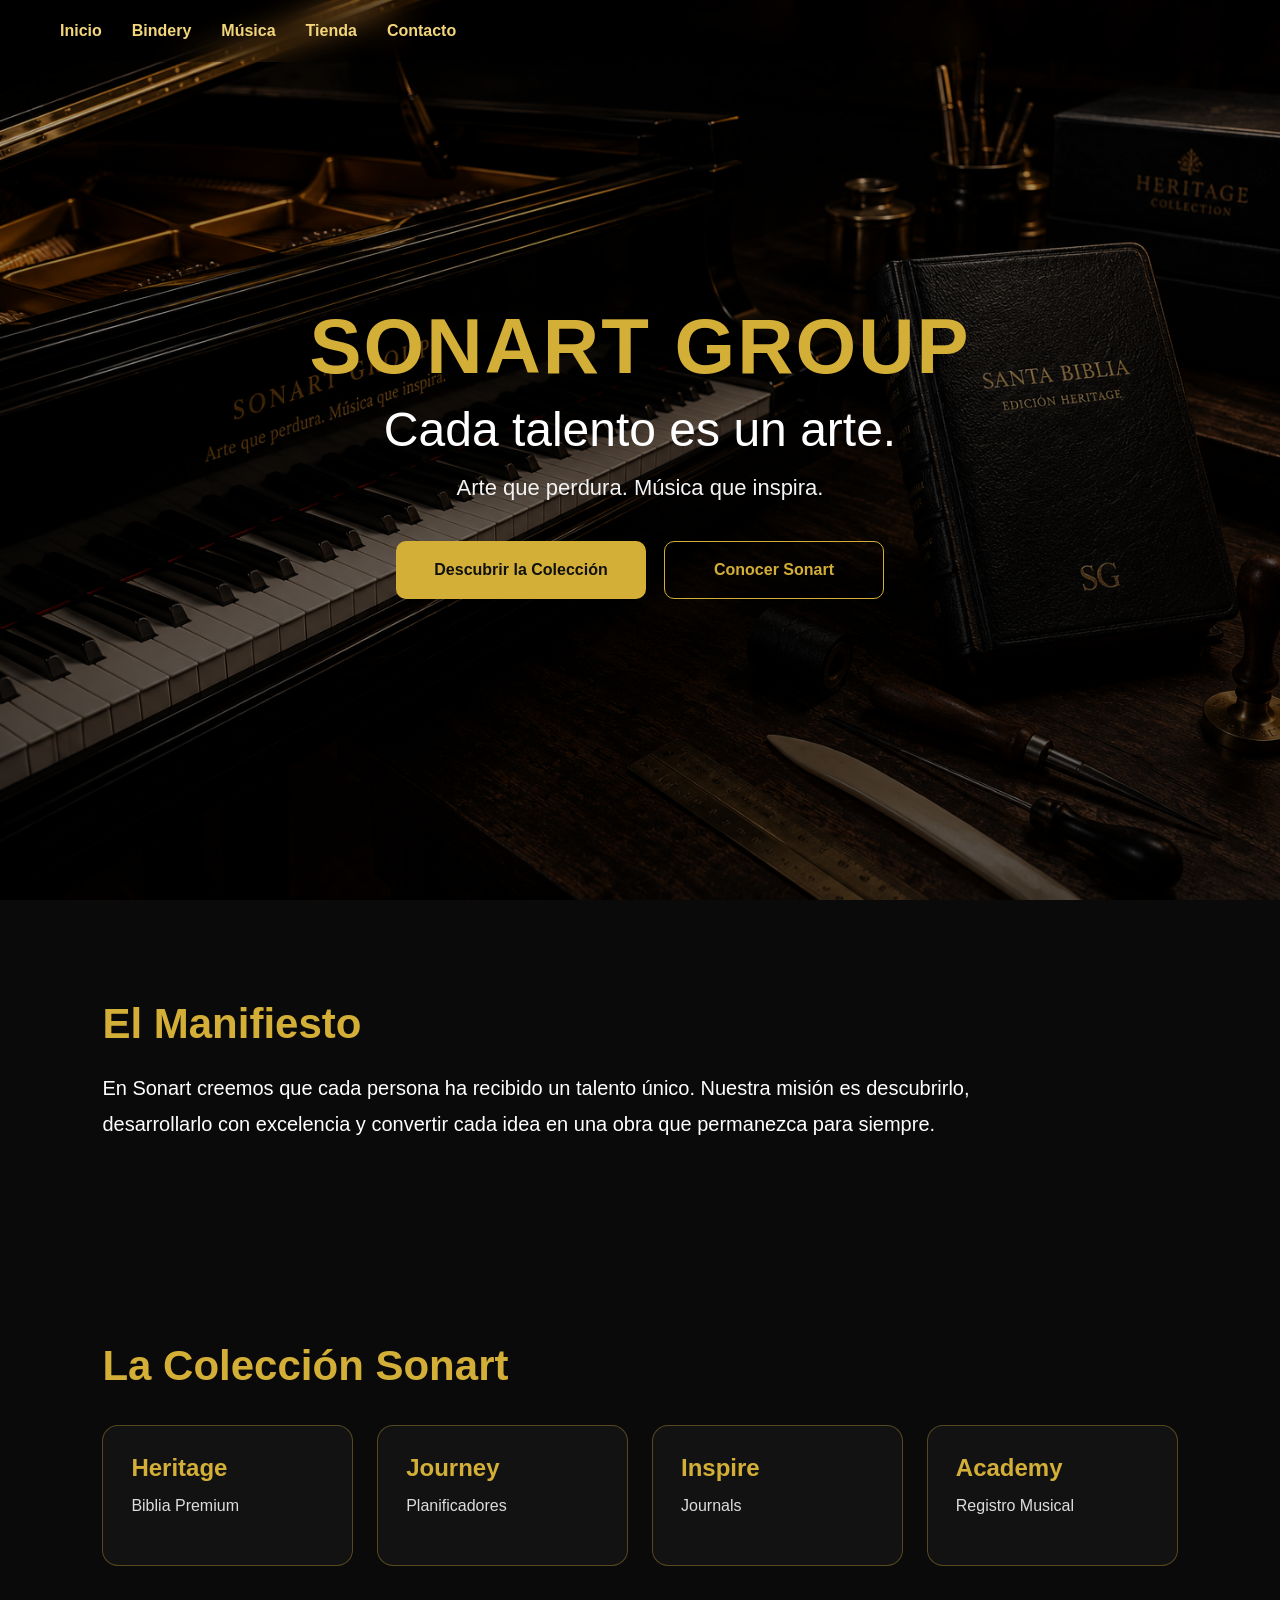
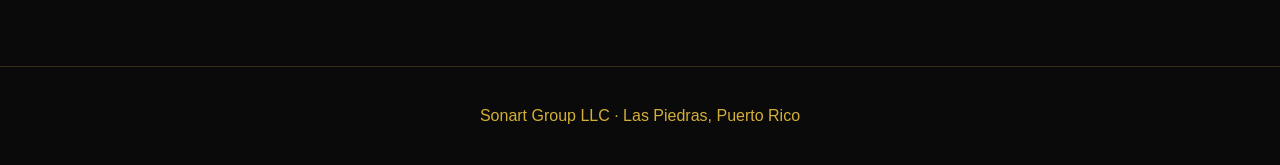
<file: index.html>
<!DOCTYPE html>
<html lang="es">
<head>
    <meta charset="UTF-8">
    <meta name="viewport" content="width=device-width, initial-scale=1.0">
    <title>Sonart Group LLC</title>

    <link rel="stylesheet" href="css/styles.css">
</head>

<body>

<nav id="navbar">

<div class="menu">
    <a href="index.html">Inicio</a>
    <a href="bindery.html">Bindery</a>
    <a href="musica.html">Música</a>
    <a href="tienda.html">Tienda</a>
    <a href="contacto.html">Contacto</a>
</div>

</nav>

<header class="hero" id="inicio">

    <div class="hero-overlay">

        <h1>SONART GROUP</h1>

        <h2>Cada talento es un arte.</h2>

        <p>Arte que perdura. Música que inspira.</p>

        <div class="hero-buttons">

            <a href="#coleccion" class="btn-gold">
                Descubrir la Colección
            </a>

            <a href="#manifiesto" class="btn-outline">
                Conocer Sonart
            </a>

        </div>

    </div>

</header>

<section id="manifiesto">

    <h2>El Manifiesto</h2>

    <p>
        En Sonart creemos que cada persona ha recibido un talento único.
        Nuestra misión es descubrirlo, desarrollarlo con excelencia y convertir
        cada idea en una obra que permanezca para siempre.
    </p>

</section>

<section id="coleccion">

    <h2>La Colección Sonart</h2>

    <div class="collections">

        <div class="card">
            <h3>Heritage</h3>
            <p>Biblia Premium</p>
            
        </div>

        <div class="card">
            <h3>Journey</h3>
            <p>Planificadores</p>
           
        </div>

        <div class="card">
            <h3>Inspire</h3>
            <p>Journals</p>
           
        </div>

        <div class="card">
            <h3>Academy</h3>
            <p>Registro Musical</p>
            
        </div>

    </div>

</section>

<footer>

    Sonart Group LLC · Las Piedras, Puerto Rico

</footer>

</body>
</html>
</file>
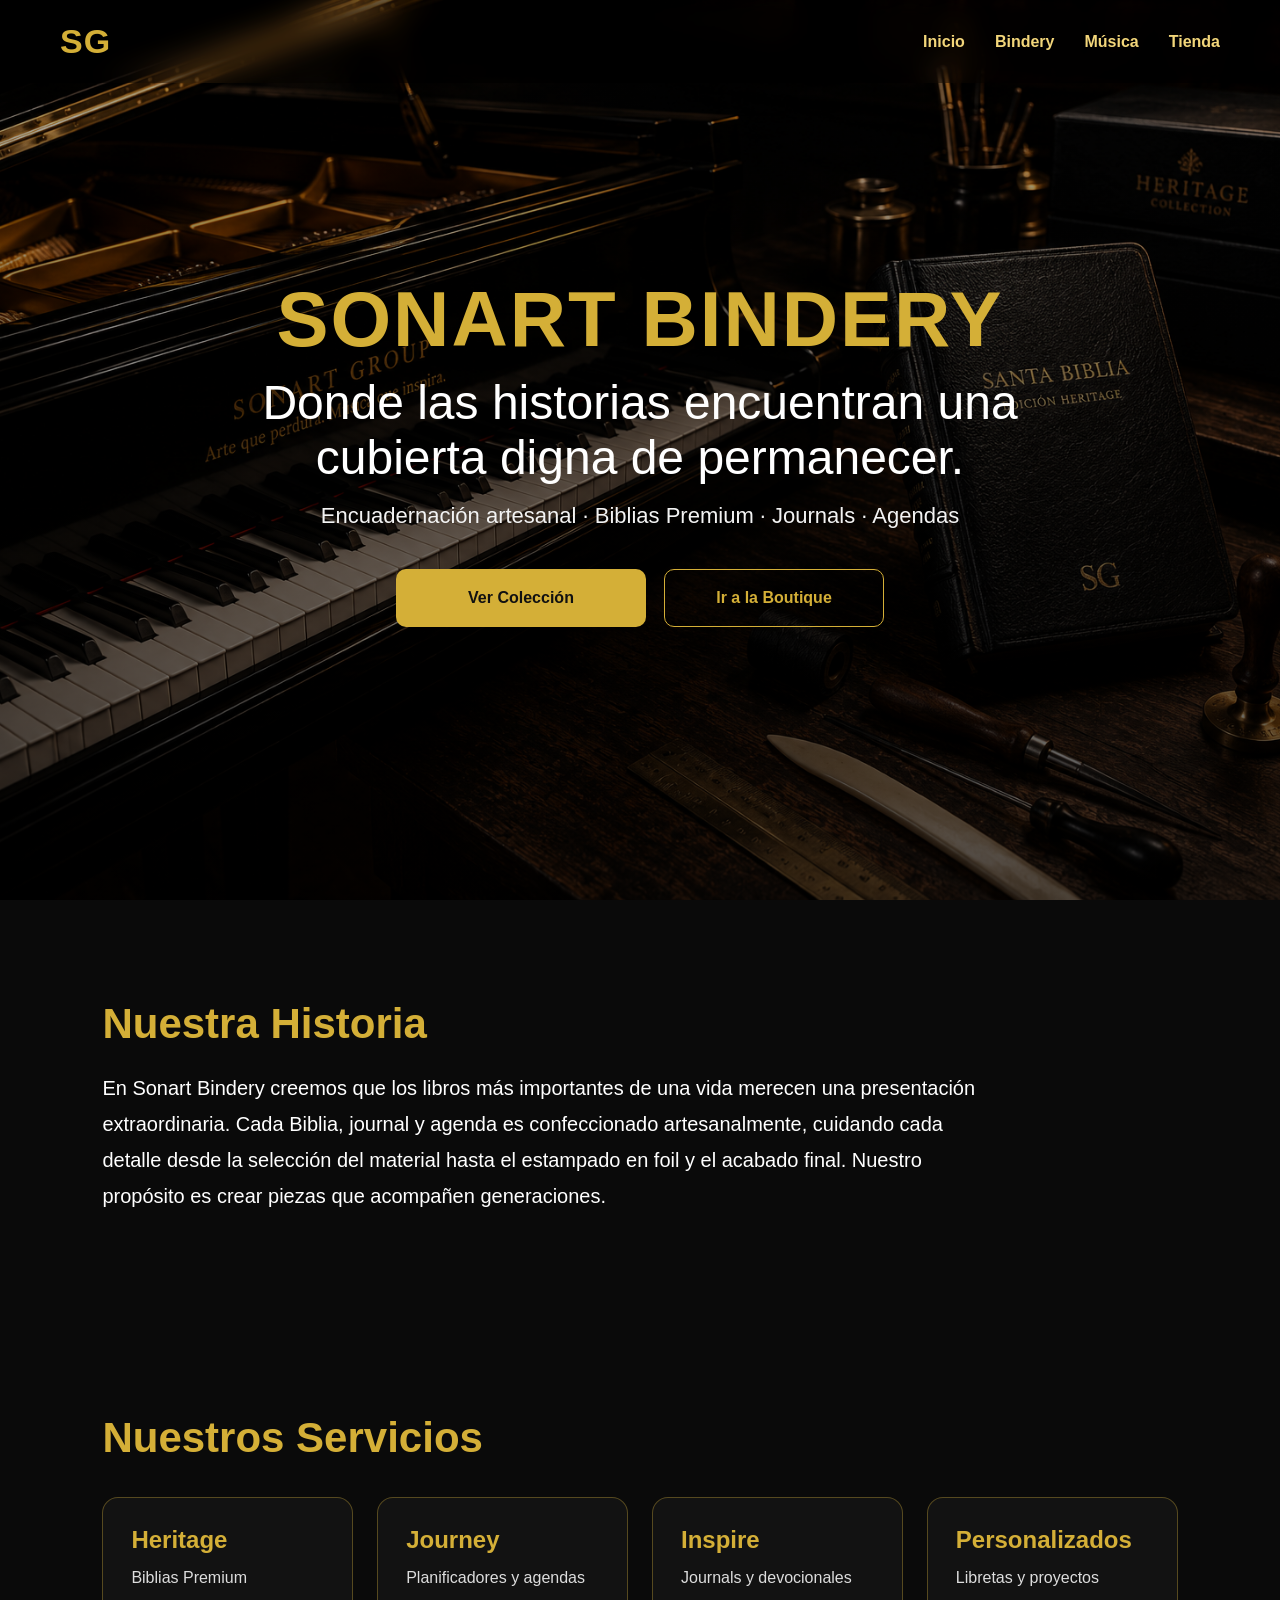
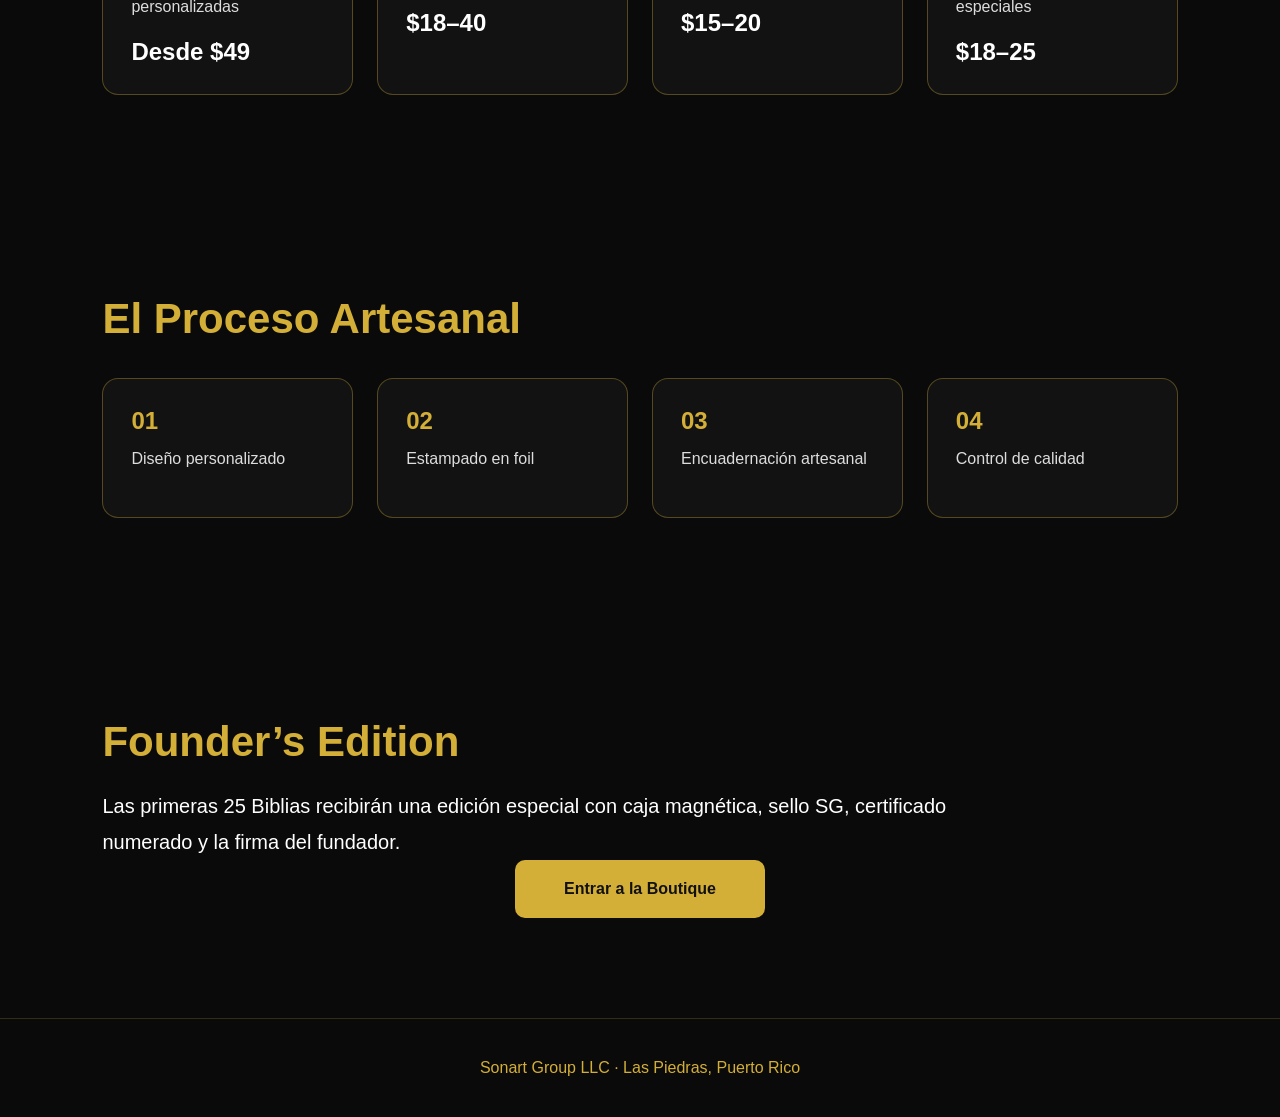
<file: bindery.html>
<!DOCTYPE html>
<html lang="es">
<head>
    <meta charset="UTF-8">
    <meta name="viewport" content="width=device-width, initial-scale=1.0">
    <title>Sonart Bindery | Sonart Group LLC</title>

    <link rel="stylesheet" href="css/styles.css">
</head>

<body>

<!-- NAVBAR -->

<nav id="navbar">

    <div class="logo">
        <span>SG</span>
    </div>

    <div class="menu">

        <a href="index.html">Inicio</a>

        <a href="bindery.html">Bindery</a>

        <a href="musica.html">Música</a>

        <a href="tienda.html">Tienda</a>

    </div>

</nav>

<!-- HERO -->

<header class="hero">

    <div class="hero-overlay">

        <h1>SONART BINDERY</h1>

        <h2>Donde las historias encuentran una cubierta digna de permanecer.</h2>

        <p>
            Encuadernación artesanal · Biblias Premium · Journals · Agendas
        </p>

        <div class="hero-buttons">

            <a href="#servicios" class="btn-gold">
                Ver Colección
            </a>

            <a href="tienda.html" class="btn-outline">
                Ir a la Boutique
            </a>

        </div>

    </div>

</header>

<!-- HISTORIA -->

<section id="historia">

    <h2>Nuestra Historia</h2>

    <p>

        En Sonart Bindery creemos que los libros más importantes de una vida merecen una presentación extraordinaria.

        Cada Biblia, journal y agenda es confeccionado artesanalmente, cuidando cada detalle desde la selección del material hasta el estampado en foil y el acabado final.

        Nuestro propósito es crear piezas que acompañen generaciones.

    </p>

</section>

<!-- SERVICIOS -->

<section id="servicios">

    <h2>Nuestros Servicios</h2>

    <div class="collections">

        <div class="card">

            <h3>Heritage</h3>

            <p>Biblias Premium personalizadas</p>

            <div class="price">Desde $49</div>

        </div>

        <div class="card">

            <h3>Journey</h3>

            <p>Planificadores y agendas</p>

            <div class="price">$18–40</div>

        </div>

        <div class="card">

            <h3>Inspire</h3>

            <p>Journals y devocionales</p>

            <div class="price">$15–20</div>

        </div>

        <div class="card">

            <h3>Personalizados</h3>

            <p>Libretas y proyectos especiales</p>

            <div class="price">$18–25</div>

        </div>

    </div>

</section>

<!-- PROCESO -->

<section>

    <h2>El Proceso Artesanal</h2>

    <div class="collections">

        <div class="card">

            <h3>01</h3>

            <p>Diseño personalizado</p>

        </div>

        <div class="card">

            <h3>02</h3>

            <p>Estampado en foil</p>

        </div>

        <div class="card">

            <h3>03</h3>

            <p>Encuadernación artesanal</p>

        </div>

        <div class="card">

            <h3>04</h3>

            <p>Control de calidad</p>

        </div>

    </div>

</section>

<!-- FOUNDER -->

<section>

    <h2>Founder’s Edition</h2>

    <p>

        Las primeras 25 Biblias recibirán una edición especial con caja magnética, sello SG, certificado numerado y la firma del fundador.

    </p>

    <div class="hero-buttons">

        <a href="tienda.html" class="btn-gold">

            Entrar a la Boutique

        </a>

    </div>

</section>

<footer>

    Sonart Group LLC · Las Piedras, Puerto Rico

</footer>

<script src="js/script.js"></script>

</body>
</html>
</file>
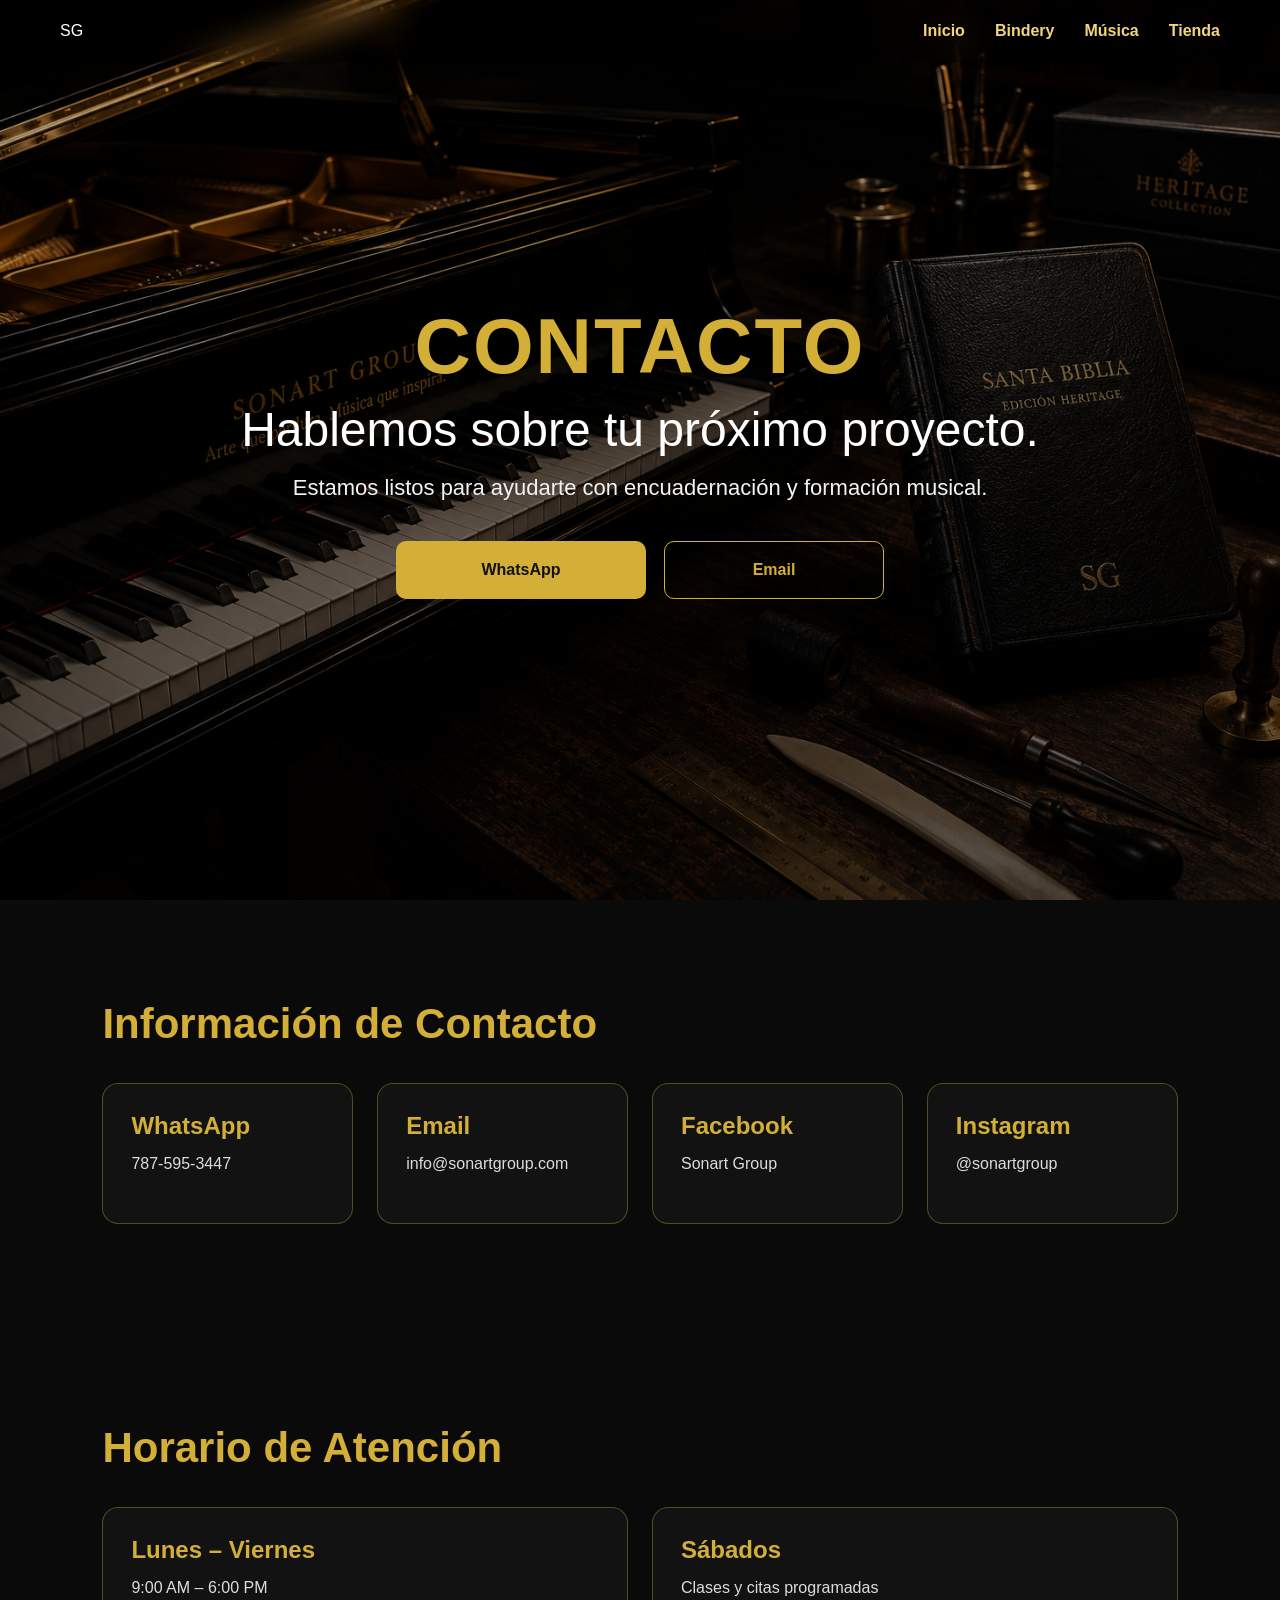
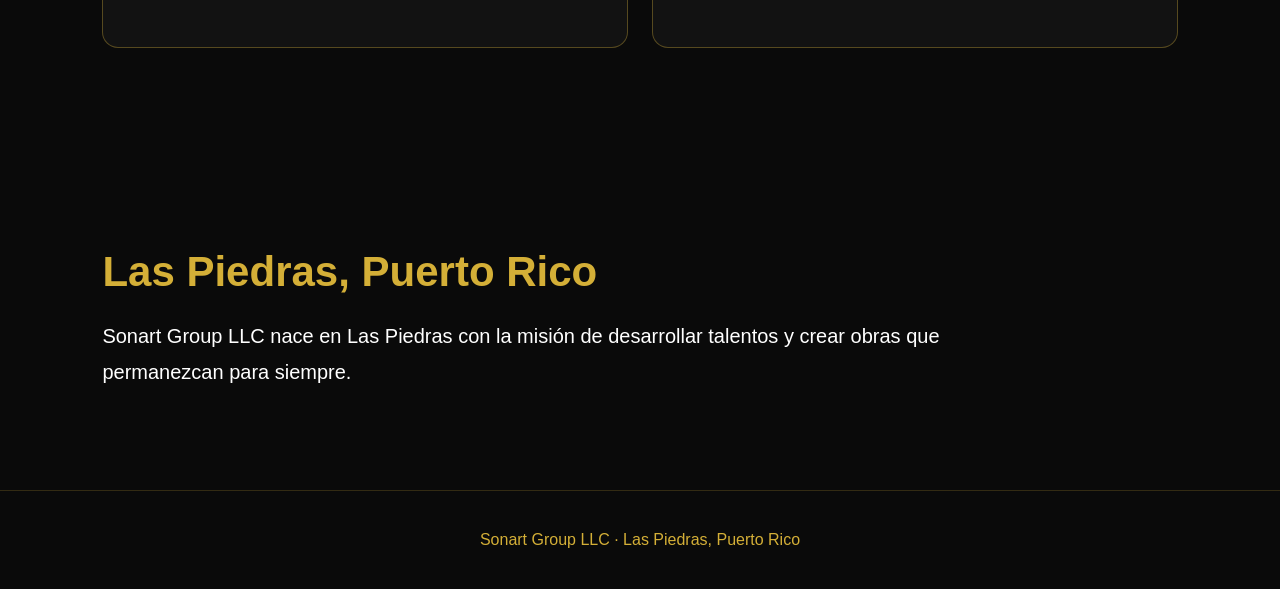
<file: contacto.html>
<!DOCTYPE html>
<html lang="es">
<head>
    <meta charset="UTF-8">
    <meta name="viewport" content="width=device-width, initial-scale=1.0">
    <title>Contacto | Sonart Group LLC</title>

    <link rel="stylesheet" href="css/styles.css">
</head>

<body>

<nav id="navbar">

    <div class="logo">SG</div>

    <div class="menu">
        <a href="index.html">Inicio</a>
        <a href="bindery.html">Bindery</a>
        <a href="musica.html">Música</a>
        <a href="tienda.html">Tienda</a>
    </div>

</nav>

<header class="hero">

    <div class="hero-overlay">

        <h1>CONTACTO</h1>

        <h2>Hablemos sobre tu próximo proyecto.</h2>

        <p>
            Estamos listos para ayudarte con encuadernación y formación musical.
        </p>

        <div class="hero-buttons">

            <a href="https://wa.me/17875953447" class="btn-gold">
                WhatsApp
            </a>

            <a href="mailto:info@sonartgroup.com" class="btn-outline">
                Email
            </a>

        </div>

    </div>

</header>

<section>

    <h2>Información de Contacto</h2>

    <div class="collections">

        <div class="card">
            <h3>WhatsApp</h3>
            <p>787-595-3447</p>
        </div>

        <div class="card">
            <h3>Email</h3>
            <p>info@sonartgroup.com</p>
        </div>

        <div class="card">
            <h3>Facebook</h3>
            <p>Sonart Group</p>
        </div>

        <div class="card">
            <h3>Instagram</h3>
            <p>@sonartgroup</p>
        </div>

    </div>

</section>

<section>

    <h2>Horario de Atención</h2>

    <div class="collections">

        <div class="card">
            <h3>Lunes – Viernes</h3>
            <p>9:00 AM – 6:00 PM</p>
        </div>

        <div class="card">
            <h3>Sábados</h3>
            <p>Clases y citas programadas</p>
        </div>

    </div>

</section>

<section>

    <h2>Las Piedras, Puerto Rico</h2>

    <p>
        Sonart Group LLC nace en Las Piedras con la misión de desarrollar talentos y crear obras que permanezcan para siempre.
    </p>

</section>

<footer>

    Sonart Group LLC · Las Piedras, Puerto Rico

</footer>

<script src="js/script.js"></script>

</body>
</html>
</file>
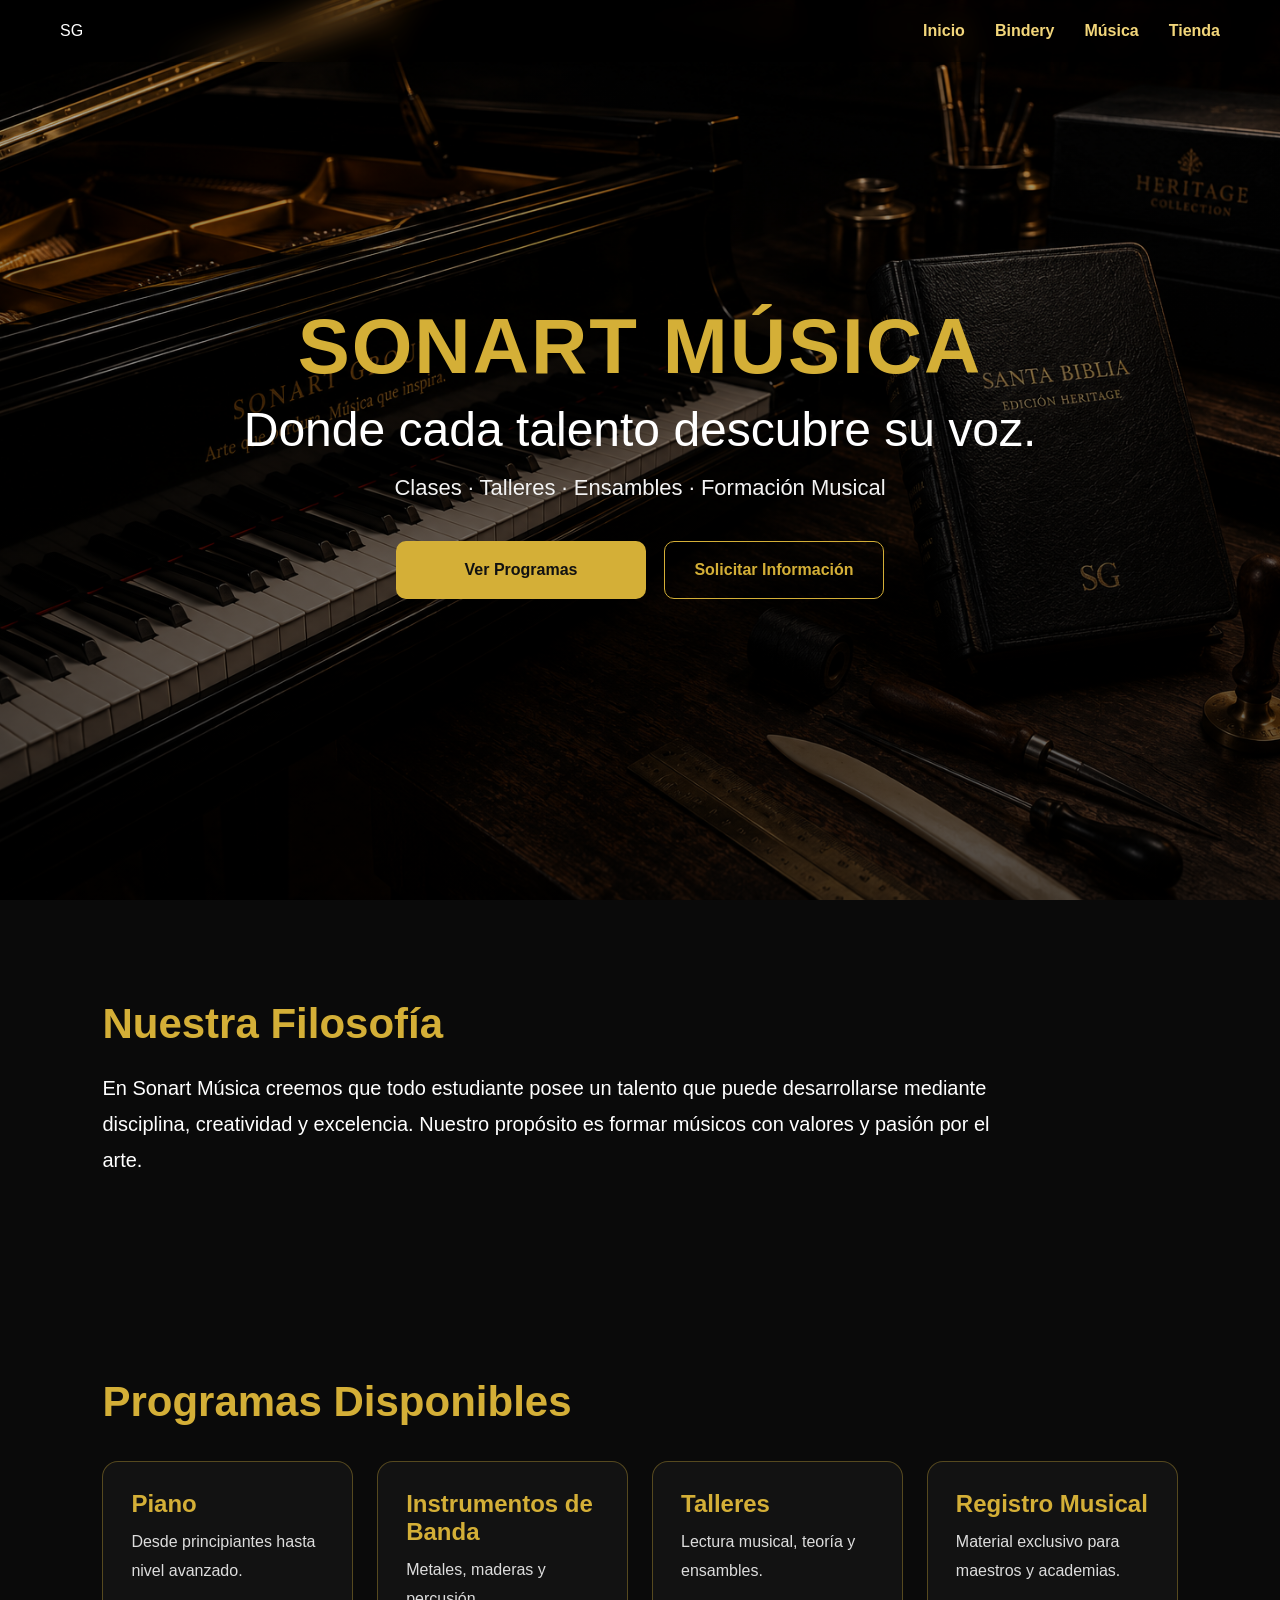
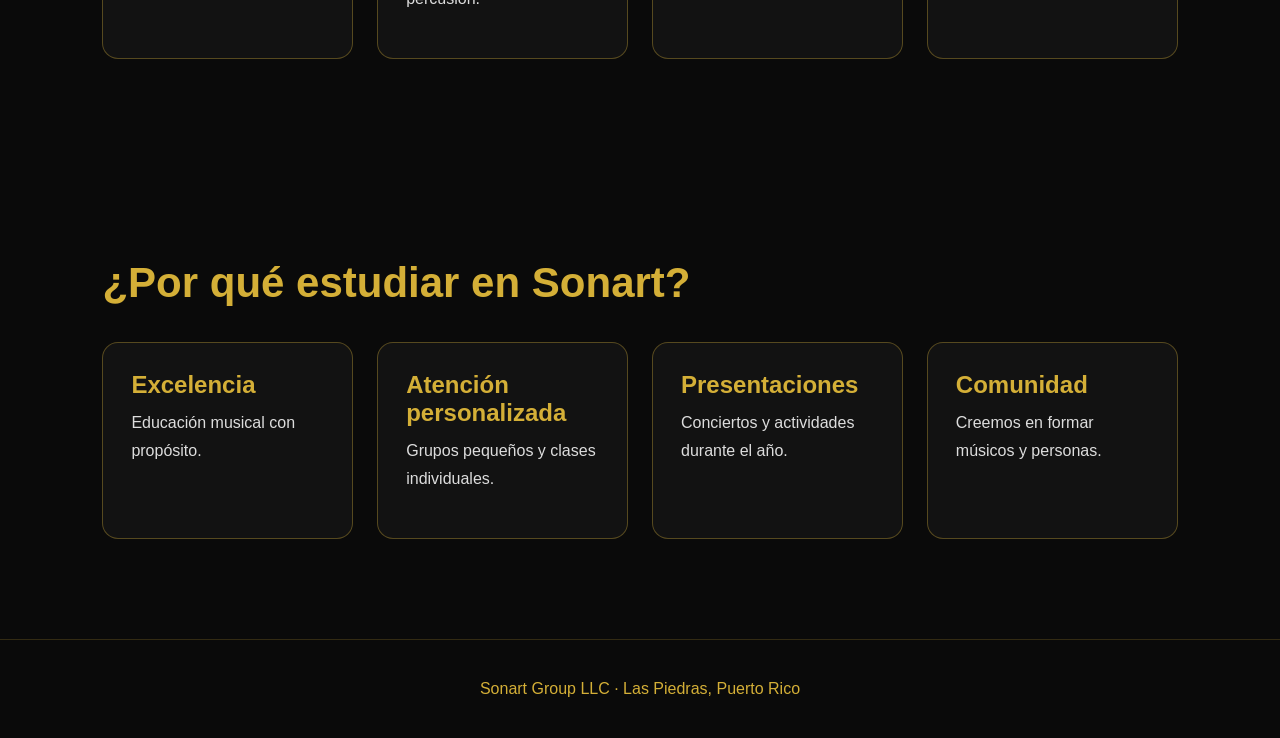
<file: musica.html>
<!DOCTYPE html>
<html lang="es">
<head>
    <meta charset="UTF-8">
    <meta name="viewport" content="width=device-width, initial-scale=1.0">
    <title>Sonart Música | Sonart Group LLC</title>

    <link rel="stylesheet" href="css/styles.css">
</head>

<body>

<nav id="navbar">

    <div class="logo">SG</div>

    <div class="menu">
        <a href="index.html">Inicio</a>
        <a href="bindery.html">Bindery</a>
        <a href="musica.html">Música</a>
        <a href="tienda.html">Tienda</a>
    </div>

</nav>

<header class="hero">

    <div class="hero-overlay">

        <h1>SONART MÚSICA</h1>

        <h2>Donde cada talento descubre su voz.</h2>

        <p>
            Clases · Talleres · Ensambles · Formación Musical
        </p>

        <div class="hero-buttons">

            <a href="#programas" class="btn-gold">
                Ver Programas
            </a>

            <a href="contacto.html" class="btn-outline">
                Solicitar Información
            </a>

        </div>

    </div>

</header>

<section>

    <h2>Nuestra Filosofía</h2>

    <p>
        En Sonart Música creemos que todo estudiante posee un talento que puede desarrollarse mediante disciplina, creatividad y excelencia. Nuestro propósito es formar músicos con valores y pasión por el arte.
    </p>

</section>

<section id="programas">

    <h2>Programas Disponibles</h2>

    <div class="collections">

        <div class="card">
            <h3>Piano</h3>
            <p>Desde principiantes hasta nivel avanzado.</p>
        </div>

        <div class="card">
            <h3>Instrumentos de Banda</h3>
            <p>Metales, maderas y percusión.</p>
        </div>

        <div class="card">
            <h3>Talleres</h3>
            <p>Lectura musical, teoría y ensambles.</p>
        </div>

        <div class="card">
            <h3>Registro Musical</h3>
            <p>Material exclusivo para maestros y academias.</p>
        </div>

    </div>

</section>

<section>

    <h2>¿Por qué estudiar en Sonart?</h2>

    <div class="collections">

        <div class="card">
            <h3>Excelencia</h3>
            <p>Educación musical con propósito.</p>
        </div>

        <div class="card">
            <h3>Atención personalizada</h3>
            <p>Grupos pequeños y clases individuales.</p>
        </div>

        <div class="card">
            <h3>Presentaciones</h3>
            <p>Conciertos y actividades durante el año.</p>
        </div>

        <div class="card">
            <h3>Comunidad</h3>
            <p>Creemos en formar músicos y personas.</p>
        </div>

    </div>

</section>

<footer>

    Sonart Group LLC · Las Piedras, Puerto Rico

</footer>

<script src="js/script.js"></script>

</body>
</html>
</file>
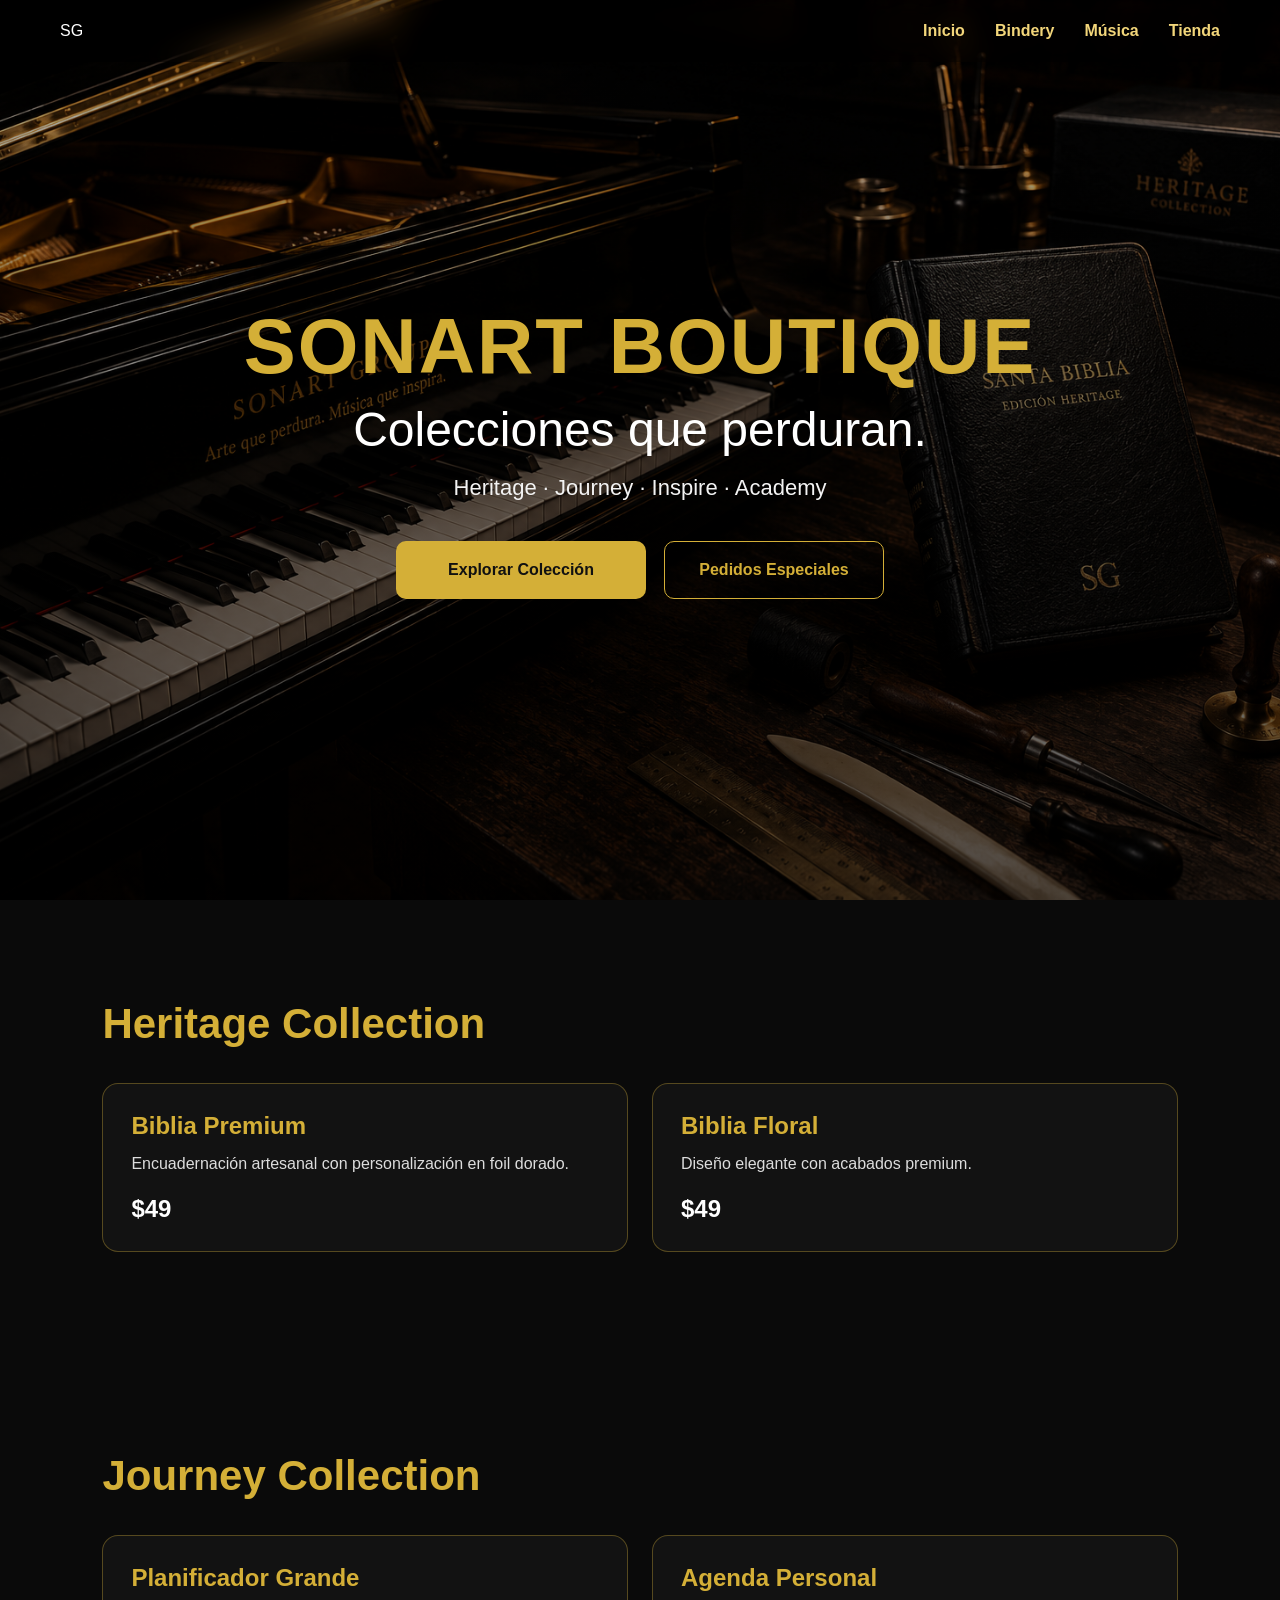
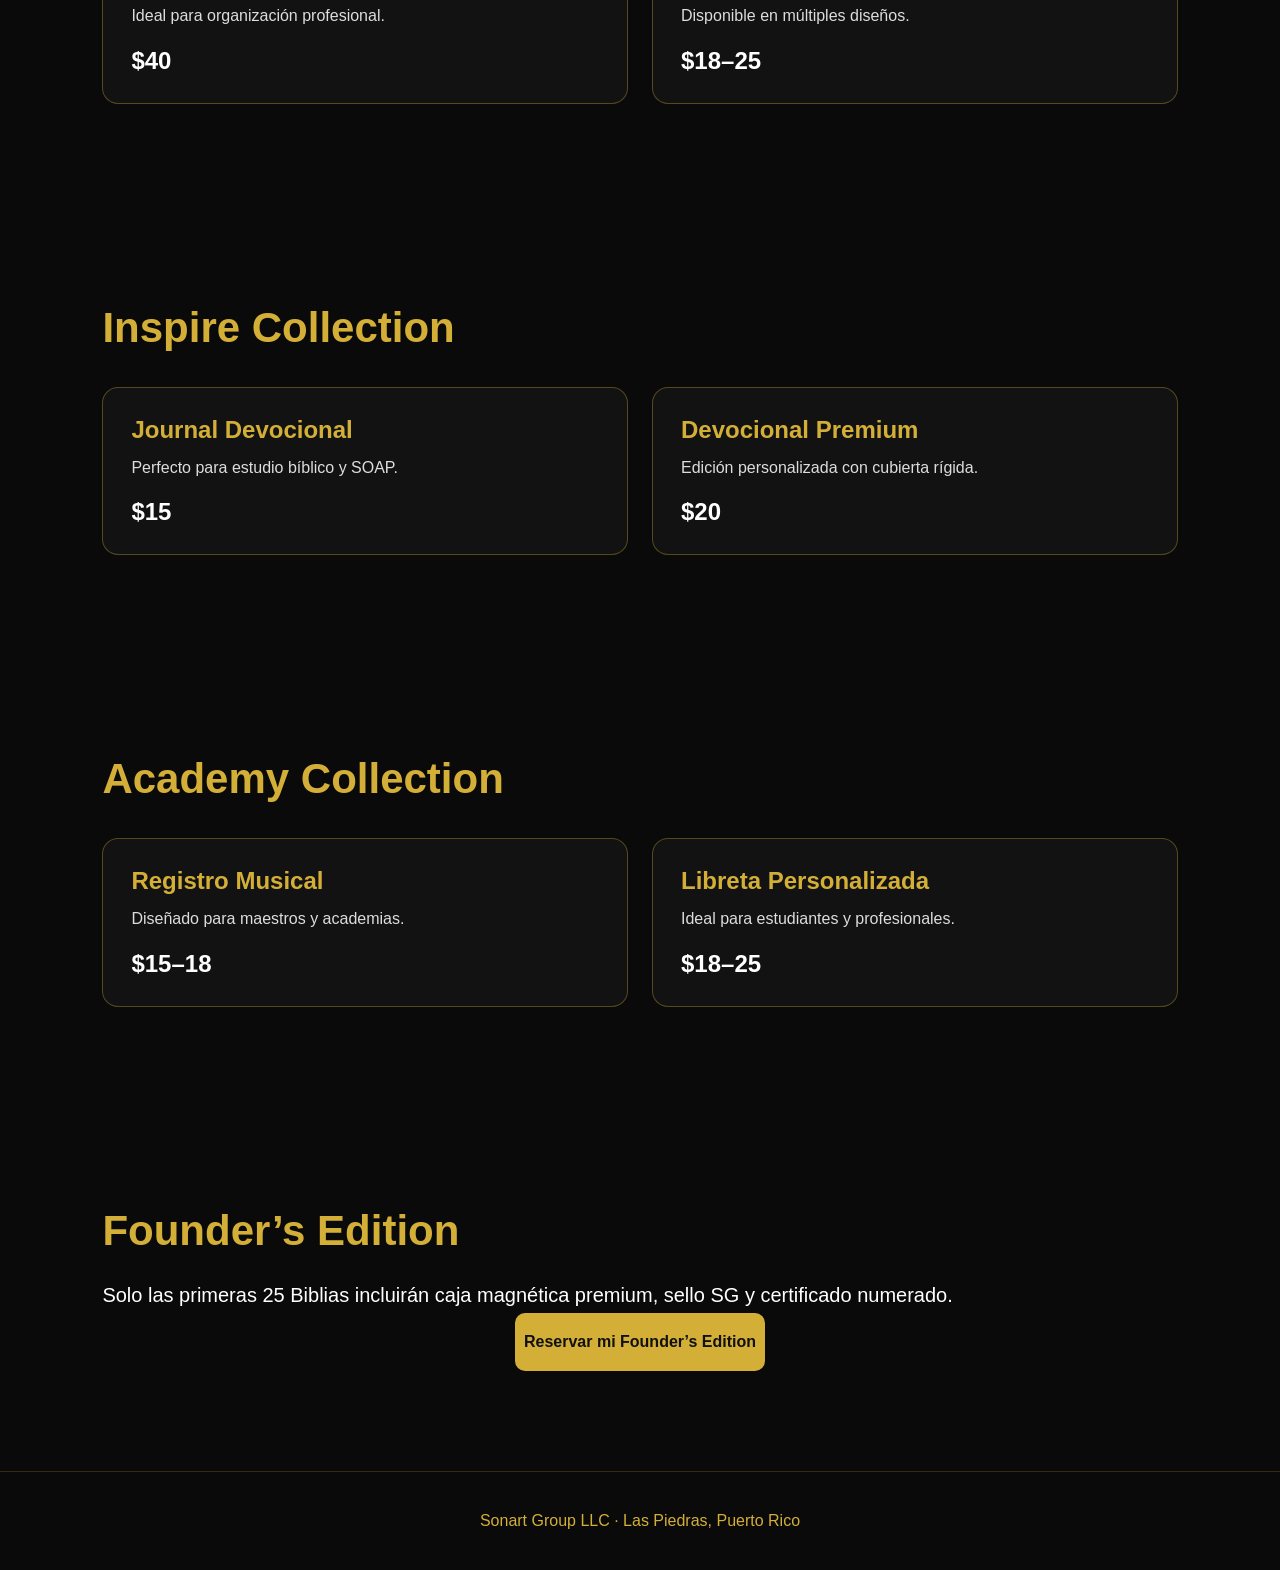
<file: tienda.html>
<!DOCTYPE html>
<html lang="es">
<head>
    <meta charset="UTF-8">
    <meta name="viewport" content="width=device-width, initial-scale=1.0">
    <title>Boutique | Sonart Group LLC</title>

    <link rel="stylesheet" href="css/styles.css">
</head>

<body>

<nav id="navbar">

    <div class="logo">SG</div>

    <div class="menu">

        <a href="index.html">Inicio</a>

        <a href="bindery.html">Bindery</a>

        <a href="musica.html">Música</a>

        <a href="tienda.html">Tienda</a>

    </div>

</nav>

<header class="hero">

    <div class="hero-overlay">

        <h1>SONART BOUTIQUE</h1>

        <h2>Colecciones que perduran.</h2>

        <p>
            Heritage · Journey · Inspire · Academy
        </p>

        <div class="hero-buttons">

            <a href="#productos" class="btn-gold">
                Explorar Colección
            </a>

            <a href="contacto.html" class="btn-outline">
                Pedidos Especiales
            </a>

        </div>

    </div>

</header>

<section id="productos">

    <h2>Heritage Collection</h2>

    <div class="collections">

        <div class="card">

            <h3>Biblia Premium</h3>

            <p>Encuadernación artesanal con personalización en foil dorado.</p>

            <div class="price">$49</div>

        </div>

        <div class="card">

            <h3>Biblia Floral</h3>

            <p>Diseño elegante con acabados premium.</p>

            <div class="price">$49</div>

        </div>

    </div>

</section>

<section>

    <h2>Journey Collection</h2>

    <div class="collections">

        <div class="card">

            <h3>Planificador Grande</h3>

            <p>Ideal para organización profesional.</p>

            <div class="price">$40</div>

        </div>

        <div class="card">

            <h3>Agenda Personal</h3>

            <p>Disponible en múltiples diseños.</p>

            <div class="price">$18–25</div>

        </div>

    </div>

</section>

<section>

    <h2>Inspire Collection</h2>

    <div class="collections">

        <div class="card">

            <h3>Journal Devocional</h3>

            <p>Perfecto para estudio bíblico y SOAP.</p>

            <div class="price">$15</div>

        </div>

        <div class="card">

            <h3>Devocional Premium</h3>

            <p>Edición personalizada con cubierta rígida.</p>

            <div class="price">$20</div>

        </div>

    </div>

</section>

<section>

    <h2>Academy Collection</h2>

    <div class="collections">

        <div class="card">

            <h3>Registro Musical</h3>

            <p>Diseñado para maestros y academias.</p>

            <div class="price">$15–18</div>

        </div>

        <div class="card">

            <h3>Libreta Personalizada</h3>

            <p>Ideal para estudiantes y profesionales.</p>

            <div class="price">$18–25</div>

        </div>

    </div>

</section>

<section>

    <h2>Founder’s Edition</h2>

    <p>

        Solo las primeras 25 Biblias incluirán caja magnética premium, sello SG y certificado numerado.

    </p>

    <div class="hero-buttons">

        <a href="contacto.html" class="btn-gold">

            Reservar mi Founder’s Edition

        </a>

    </div>

</section>

<footer>

    Sonart Group LLC · Las Piedras, Puerto Rico

</footer>

<script src="js/script.js"></script>

</body>
</html>
</file>
<file: css/styles.css>
/* =====================================
   SONART GROUP LLC
   Founder Edition · Build 001
===================================== */

*{
    margin:0;
    padding:0;
    box-sizing:border-box;
}

html{
    scroll-behavior:smooth;
}

body{
    font-family: "Segoe UI", Arial, sans-serif;
    background:#0A0A0A;
    color:#FFFFFF;
    overflow-x:hidden;
}

/* NAVBAR PREMIUM */

#navbar{
    position:fixed;
    top:0;
    left:0;
    width:100%;

    display:flex;
    justify-content:space-between;
    align-items:center;

    padding:22px 60px;

    background:rgba(0,0,0,.12);
    backdrop-filter:blur(14px);

    transition:.35s ease;

    z-index:999;
}

#navbar.scrolled{
    background:#0A0A0A;
    box-shadow:0 6px 25px rgba(0,0,0,.35);
}

.logo span{
    color:#D4AF37;
    font-size:34px;
    font-weight:700;
    letter-spacing:1px;
}

.menu{
    display:flex;
    gap:30px;
}

.menu a{
    color:#F3D67A;
    text-decoration:none;
    font-weight:600;
    transition:.3s;
}

.menu a:hover{
    color:white;
}
/* ==========================
          HERO
========================== */

.hero{
    height:100vh;

    background:
    linear-gradient(rgba(0,0,0,.30),rgba(0,0,0,.65)),
    url("../images/hero-bg.jpg");

    background-size:cover;
    background-position:center;
    background-repeat:no-repeat;

    display:flex;
    justify-content:center;
    align-items:center;
    text-align:center;
}

.hero-overlay{
    width:90%;
    max-width:900px;
}

.hero h1{
    color:#D4AF37;
    font-size:78px;
    letter-spacing:2px;
    margin-bottom:10px;
}

.hero h2{
    font-size:48px;
    font-weight:300;
    margin-bottom:18px;
}

.hero p{
    font-size:22px;
    color:#F3F3F3;
    margin-bottom:40px;
}

/* ==========================
        BOTONES
========================== */

.hero-buttons{
    display:flex;
    justify-content:center;
    gap:18px;
    flex-wrap:wrap;
}

.btn-gold{
    display:flex;
    justify-content:center;
    align-items:center;

    width:250px;
    height:58px;

    background:#D4AF37;
    color:#111111;

    border-radius:10px;
    text-decoration:none;
    font-weight:700;

    transition:.35s;
}

.btn-gold:hover{
    background:#E6C95E;
    transform:translateY(-3px);
}

.btn-outline{
    display:flex;
    justify-content:center;
    align-items:center;

    width:220px;
    height:58px;

    border:1px solid #D4AF37;
    color:#D4AF37;

    border-radius:10px;
    text-decoration:none;
    font-weight:700;

    transition:.35s;
}

.btn-outline:hover{
    background:#D4AF37;
    color:#111111;
    transform:translateY(-3px);
}

/* ==========================
      MANIFIESTO
========================== */

section{
    padding:100px 8%;
}

section h2{
    color:#D4AF37;
    font-size:42px;
    margin-bottom:22px;
}

section p{
    max-width:900px;
    line-height:1.8;
    font-size:20px;
}

/* ==========================
      COLECCIÓN
========================== */

.collections{
    display:grid;
    grid-template-columns:repeat(auto-fit,minmax(240px,1fr));
    gap:24px;
    margin-top:35px;
}

.card{
    background:#121212;
    border:1px solid rgba(212,175,55,.35);
    border-radius:16px;
    padding:28px;

    transition:.35s;
}

.card:hover{
    transform:translateY(-8px);
    border-color:#D4AF37;
}

.card h3{
    color:#D4AF37;
    margin-bottom:10px;
    font-size:24px;
}

.card p{
    color:#DDDDDD;
    margin-bottom:16px;
    font-size:16px;
}

.price{
    color:white;
    font-size:24px;
    font-weight:700;
}

/* ==========================
         FOOTER
========================== */

footer{
    border-top:1px solid rgba(212,175,55,.2);
    text-align:center;
    padding:40px;
    color:#D4AF37;
}

/* ==========================
       RESPONSIVE
========================== */

@media(max-width:768px){

nav{
    padding:18px 20px;
    flex-direction:column;
    gap:10px;
}

.menu{
    gap:16px;
    flex-wrap:wrap;
    justify-content:center;
}

.hero h1{
    font-size:42px;
}

.hero h2{
    font-size:30px;
}

.hero p{
    font-size:18px;
}

.hero-buttons{
    flex-direction:column;
    align-items:center;
}

.btn-gold,
.btn-outline{
    width:100%;
    max-width:320px;
}

}
</file>
